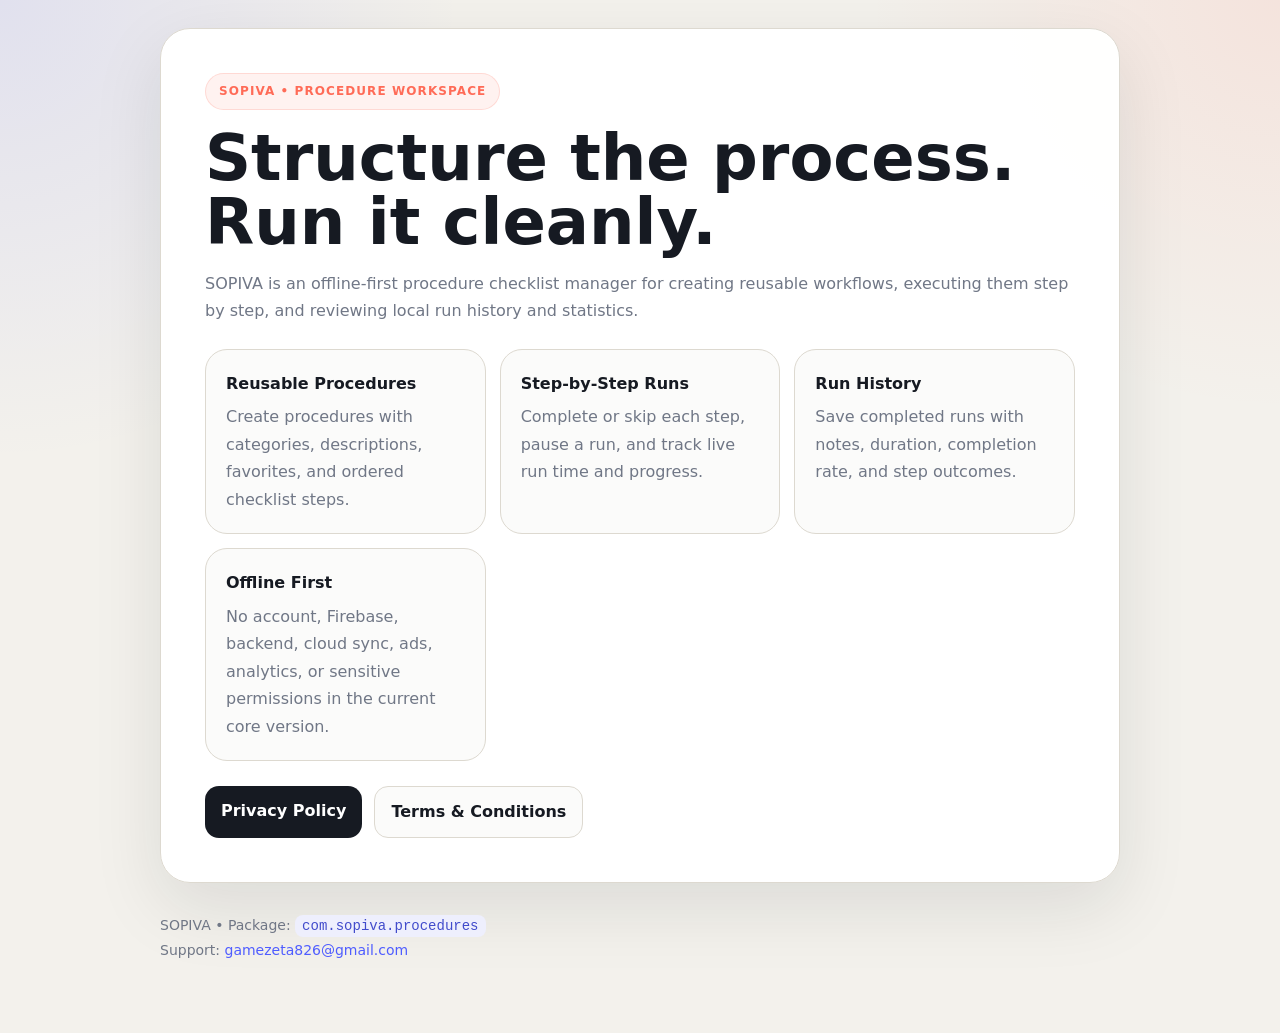
<file: docs/index.html>
<!doctype html>
<html lang="en">
<head>
  <meta charset="utf-8">
  <meta name="viewport" content="width=device-width,initial-scale=1">
  <title>SOPIVA — Procedure Checklist Manager</title>
  <meta name="description" content="SOPIVA helps users create repeatable procedures, run step-by-step checklists, and review execution history offline.">
  <link rel="stylesheet" href="style.css">
</head>
<body>
<main class="wrap">
  <section class="hero">
    <span class="badge">SOPIVA • PROCEDURE WORKSPACE</span>
    <h1>Structure the process.<br>Run it cleanly.</h1>
    <p class="muted">SOPIVA is an offline-first procedure checklist manager for creating reusable workflows, executing them step by step, and reviewing local run history and statistics.</p>

    <div class="grid">
      <div class="card"><strong>Reusable Procedures</strong><span class="muted">Create procedures with categories, descriptions, favorites, and ordered checklist steps.</span></div>
      <div class="card"><strong>Step-by-Step Runs</strong><span class="muted">Complete or skip each step, pause a run, and track live run time and progress.</span></div>
      <div class="card"><strong>Run History</strong><span class="muted">Save completed runs with notes, duration, completion rate, and step outcomes.</span></div>
      <div class="card"><strong>Offline First</strong><span class="muted">No account, Firebase, backend, cloud sync, ads, analytics, or sensitive permissions in the current core version.</span></div>
    </div>

    <div class="nav">
      <a class="btn" href="privacy.html">Privacy Policy</a>
      <a class="btn alt" href="terms.html">Terms &amp; Conditions</a>
    </div>
  </section>

  <footer>
    SOPIVA • Package: <code>com.sopiva.procedures</code><br>
    Support: <a href="mailto:gamezeta826@gmail.com">gamezeta826@gmail.com</a>
  </footer>
</main>
</body>
</html>
</file>
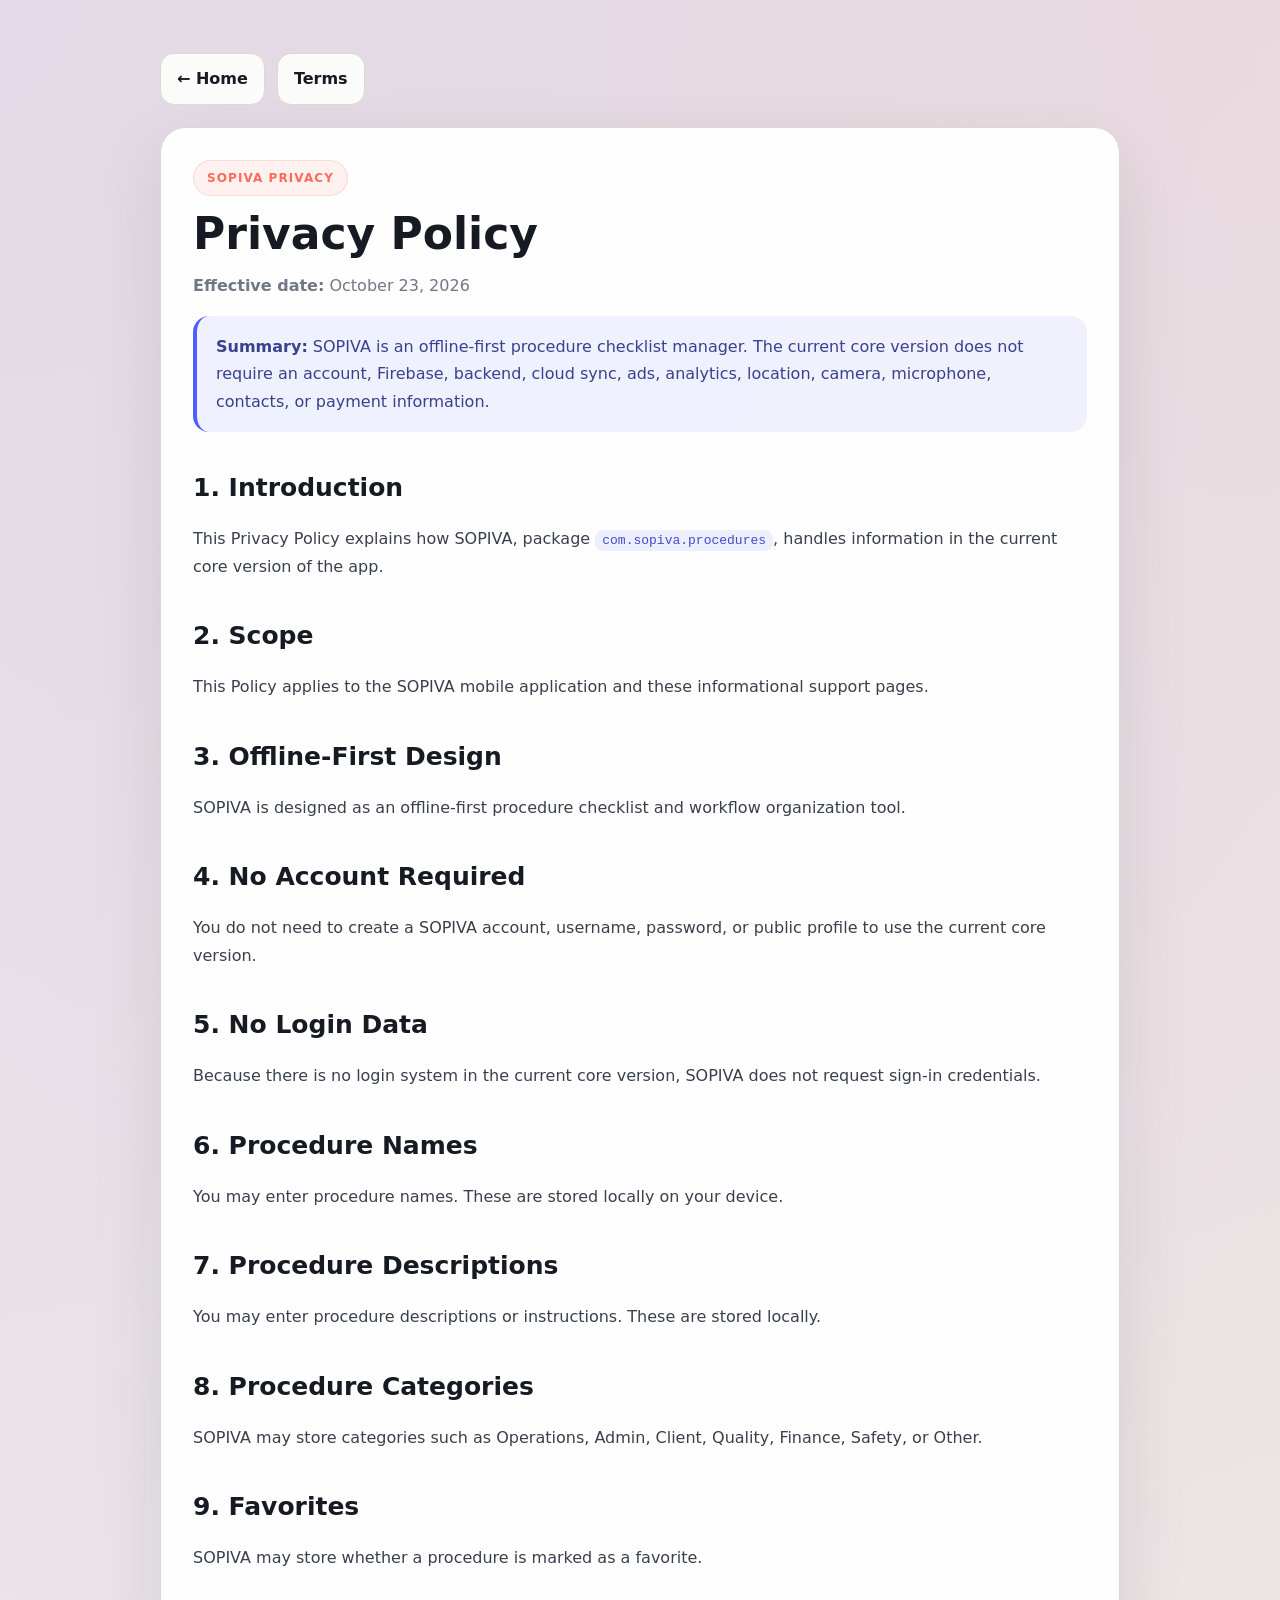
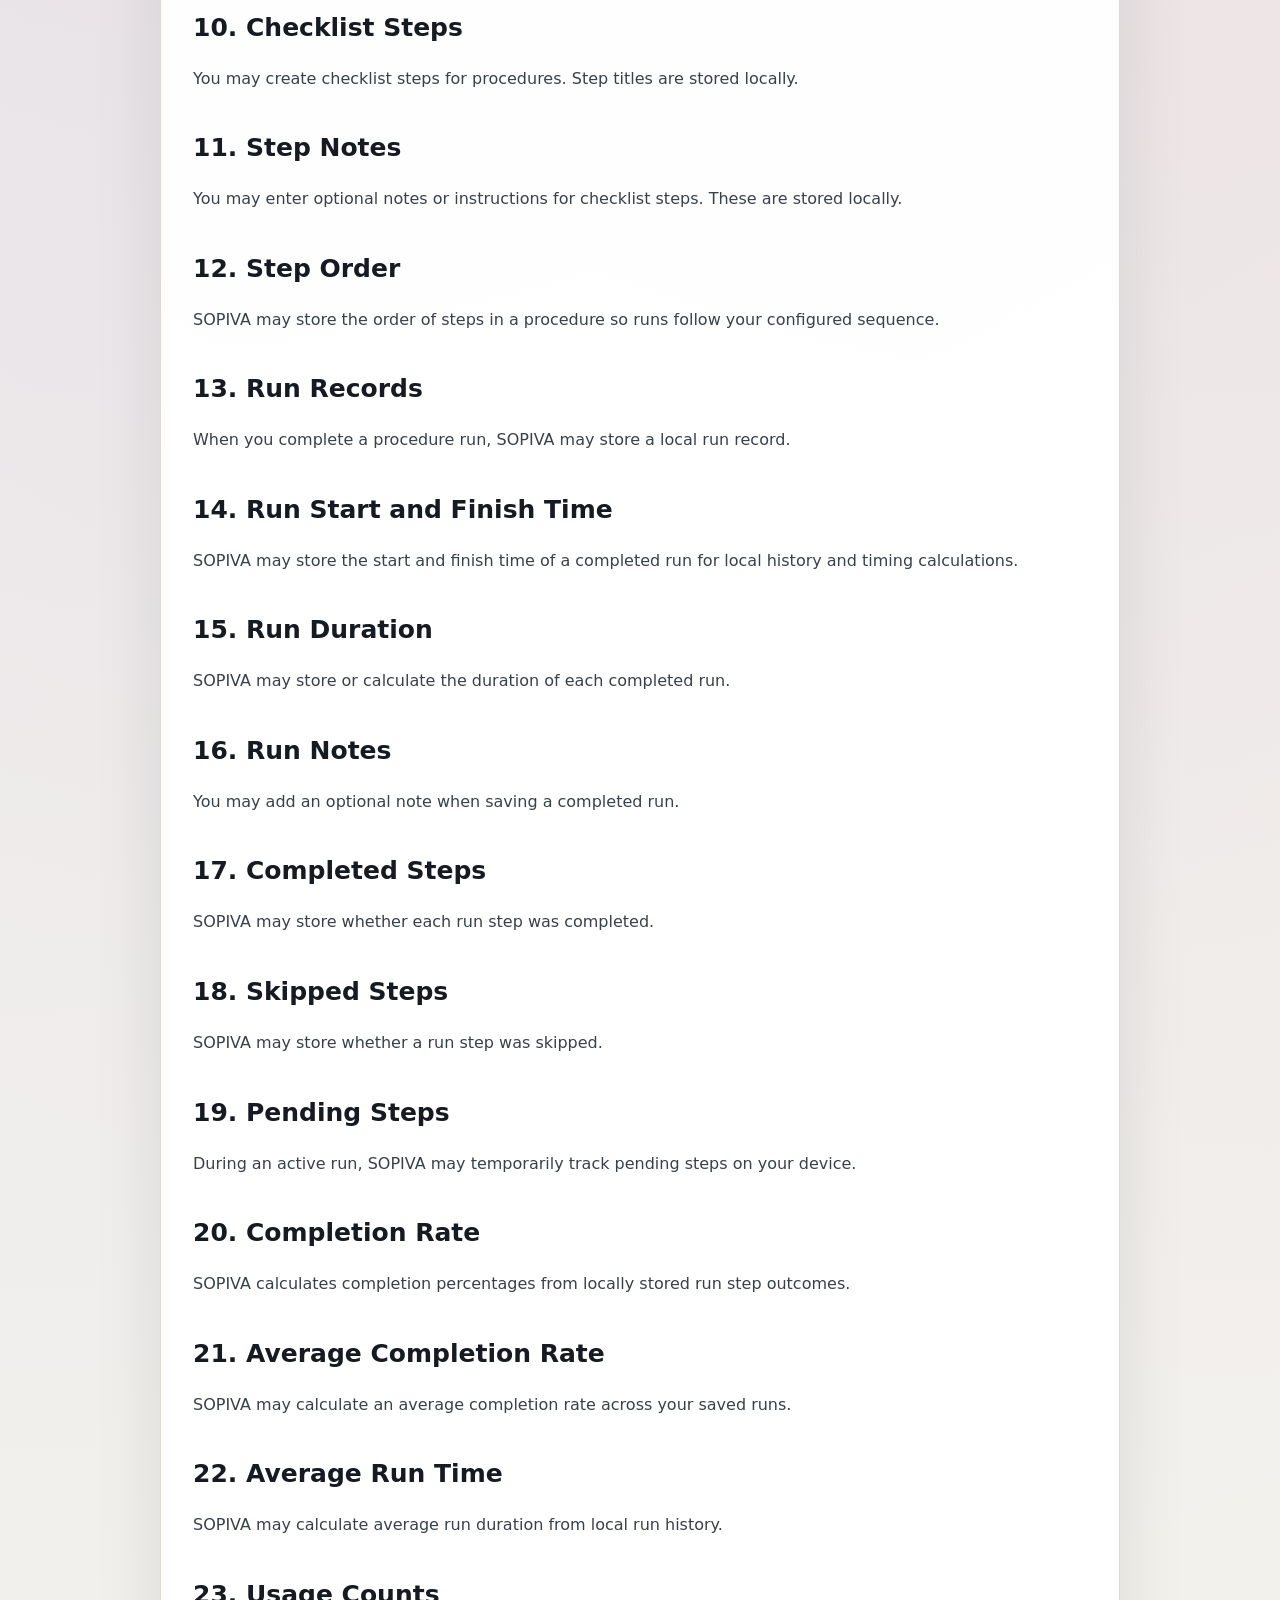
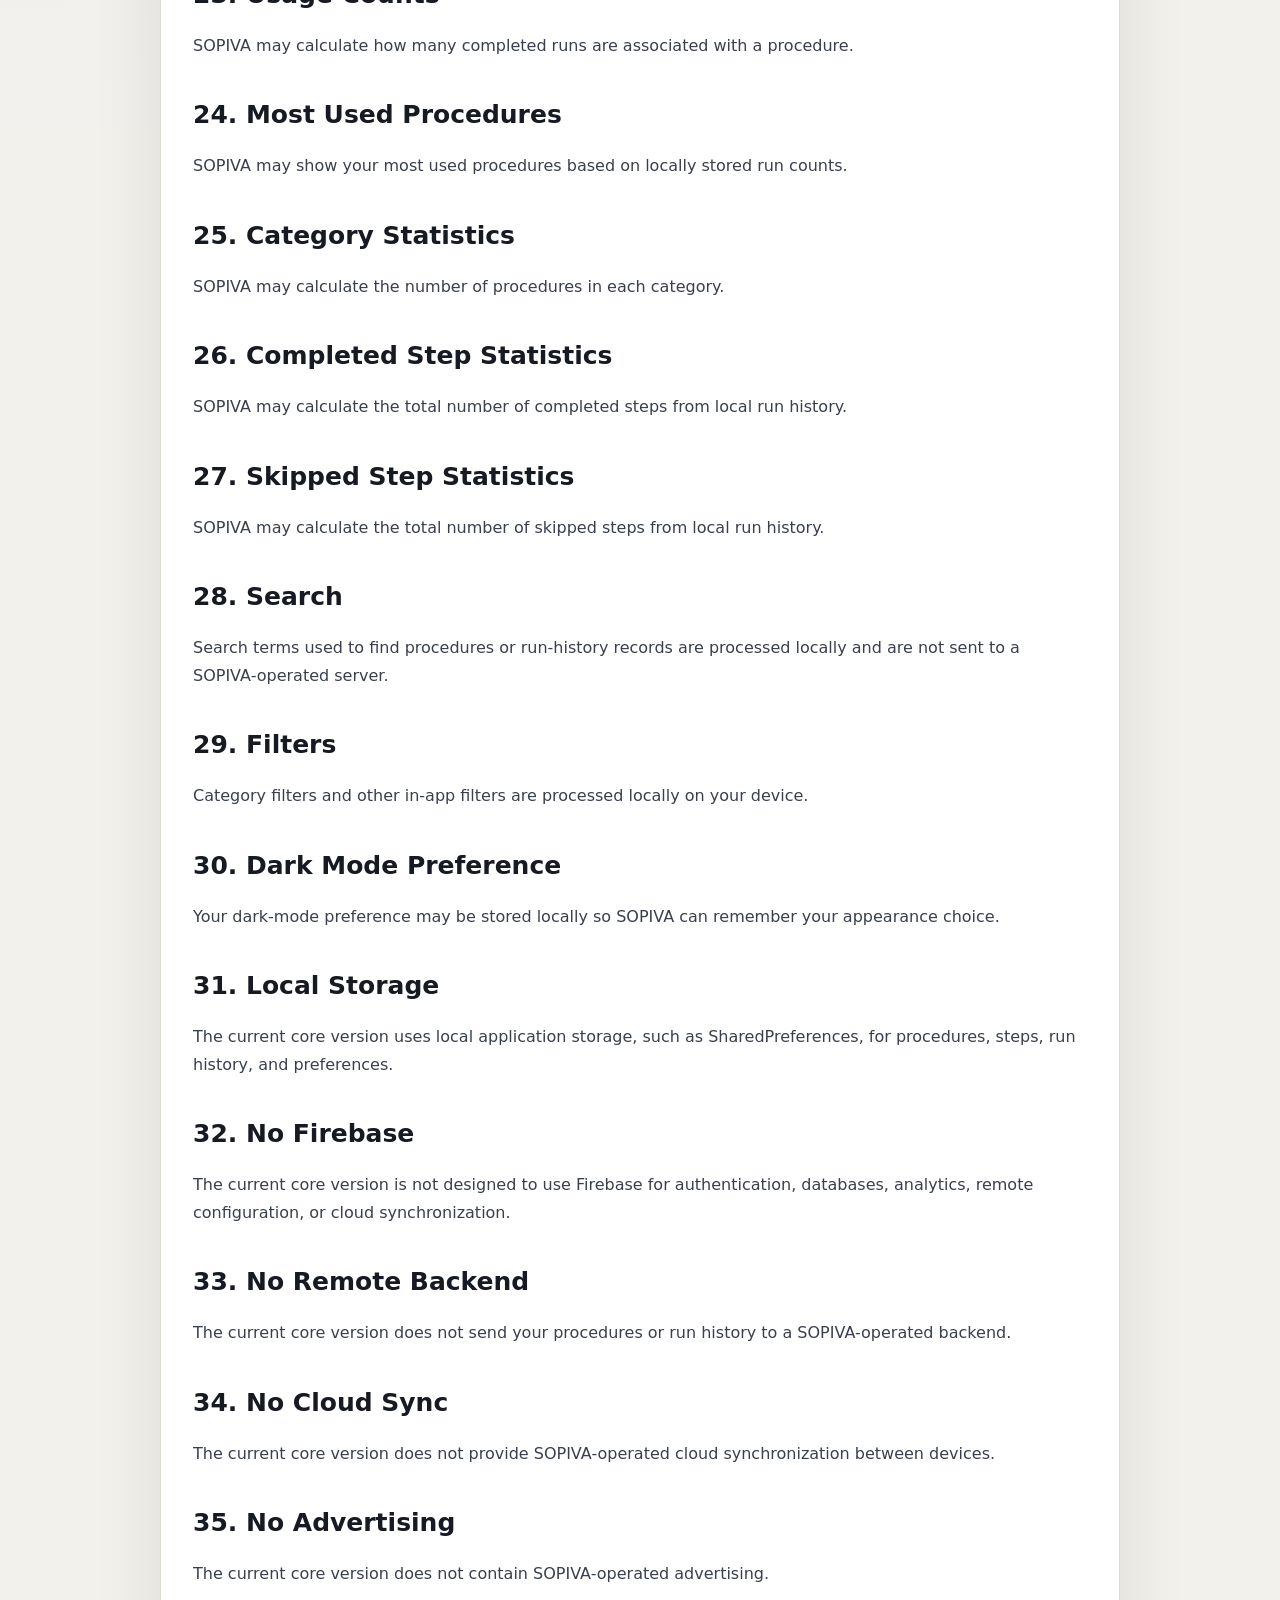
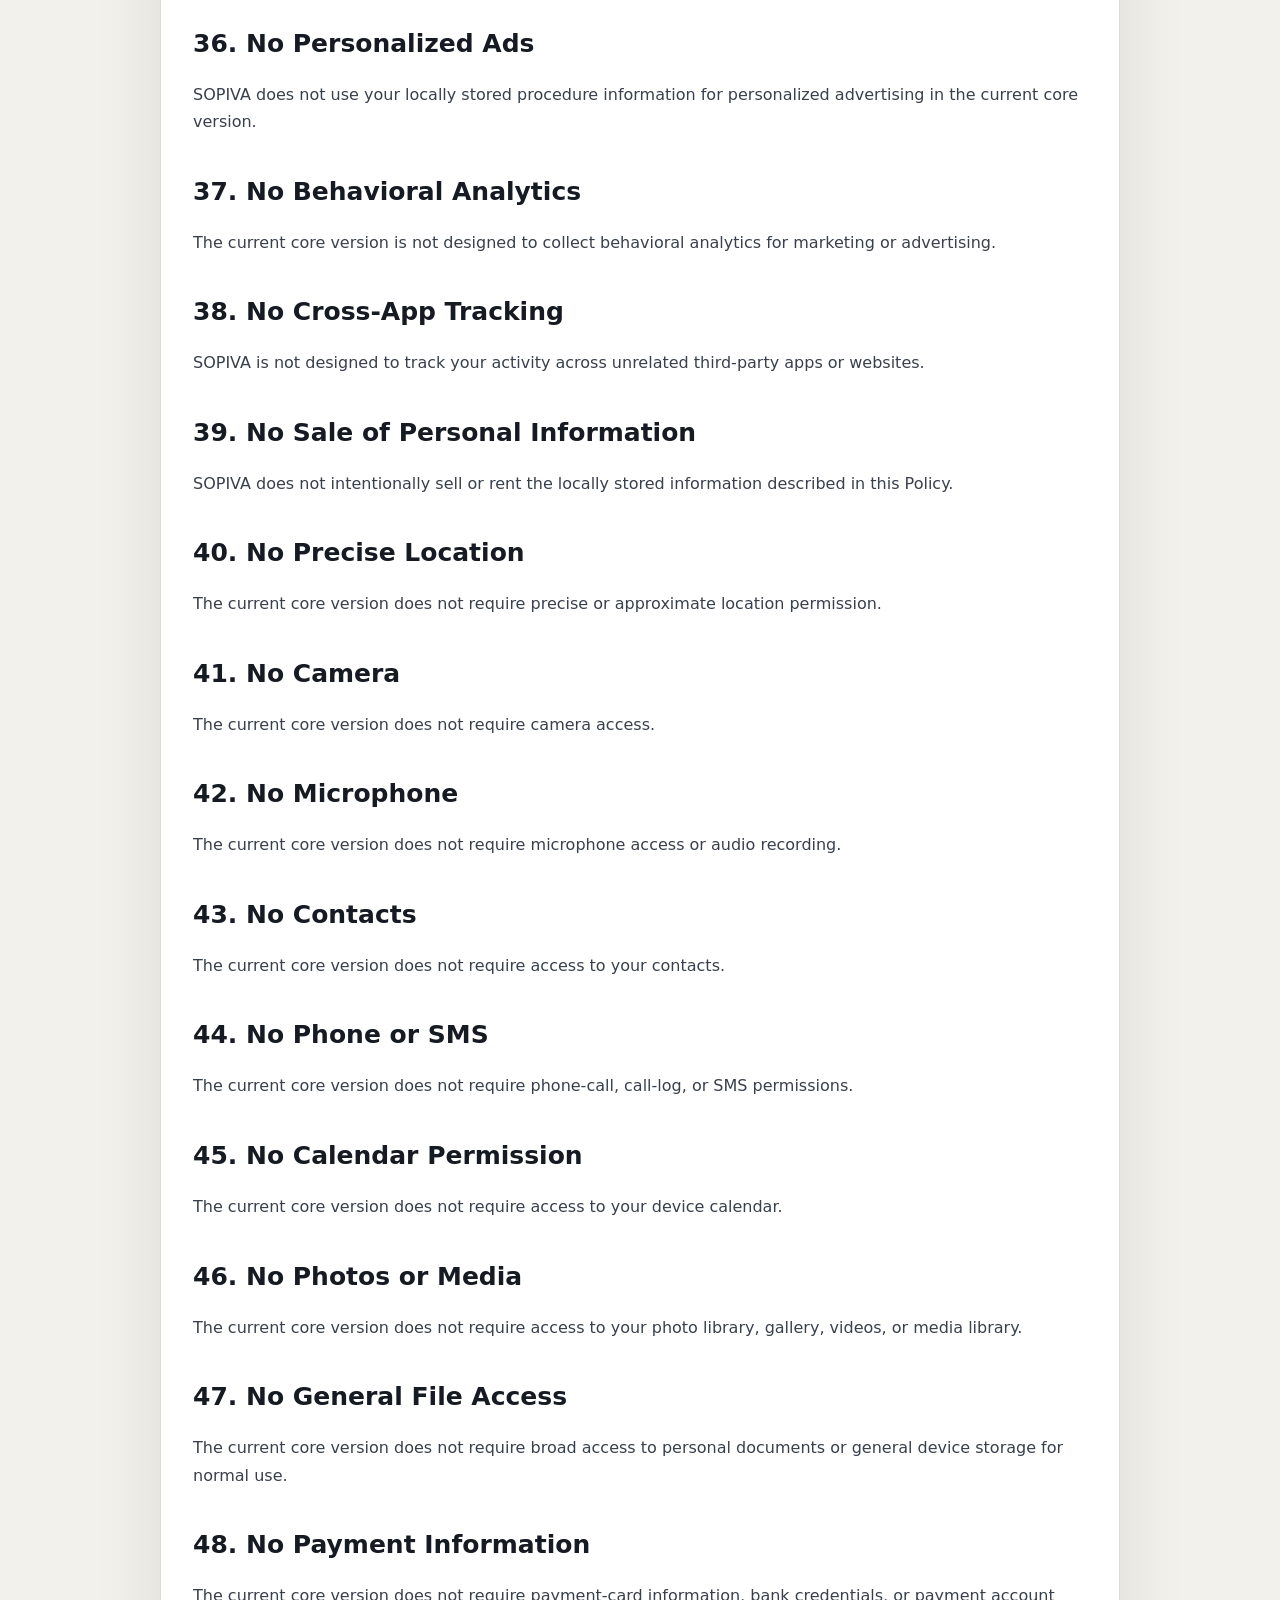
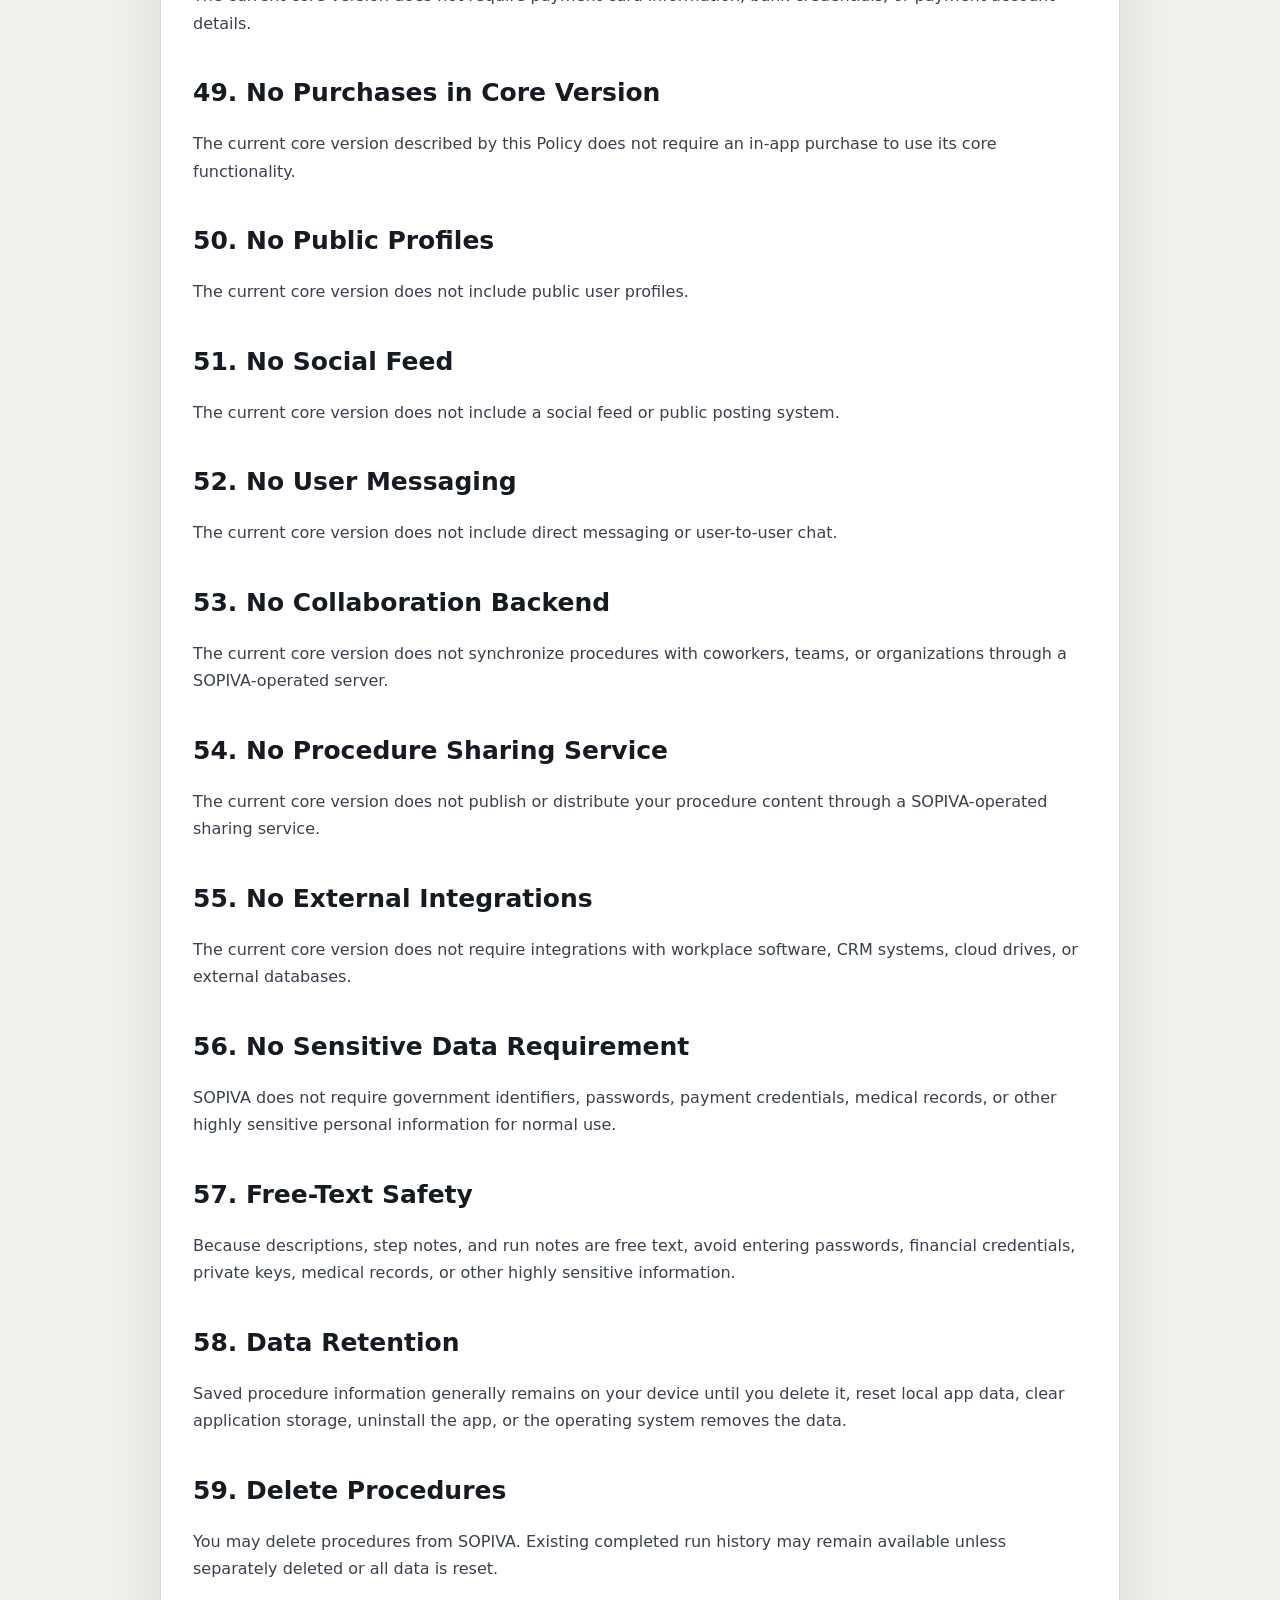
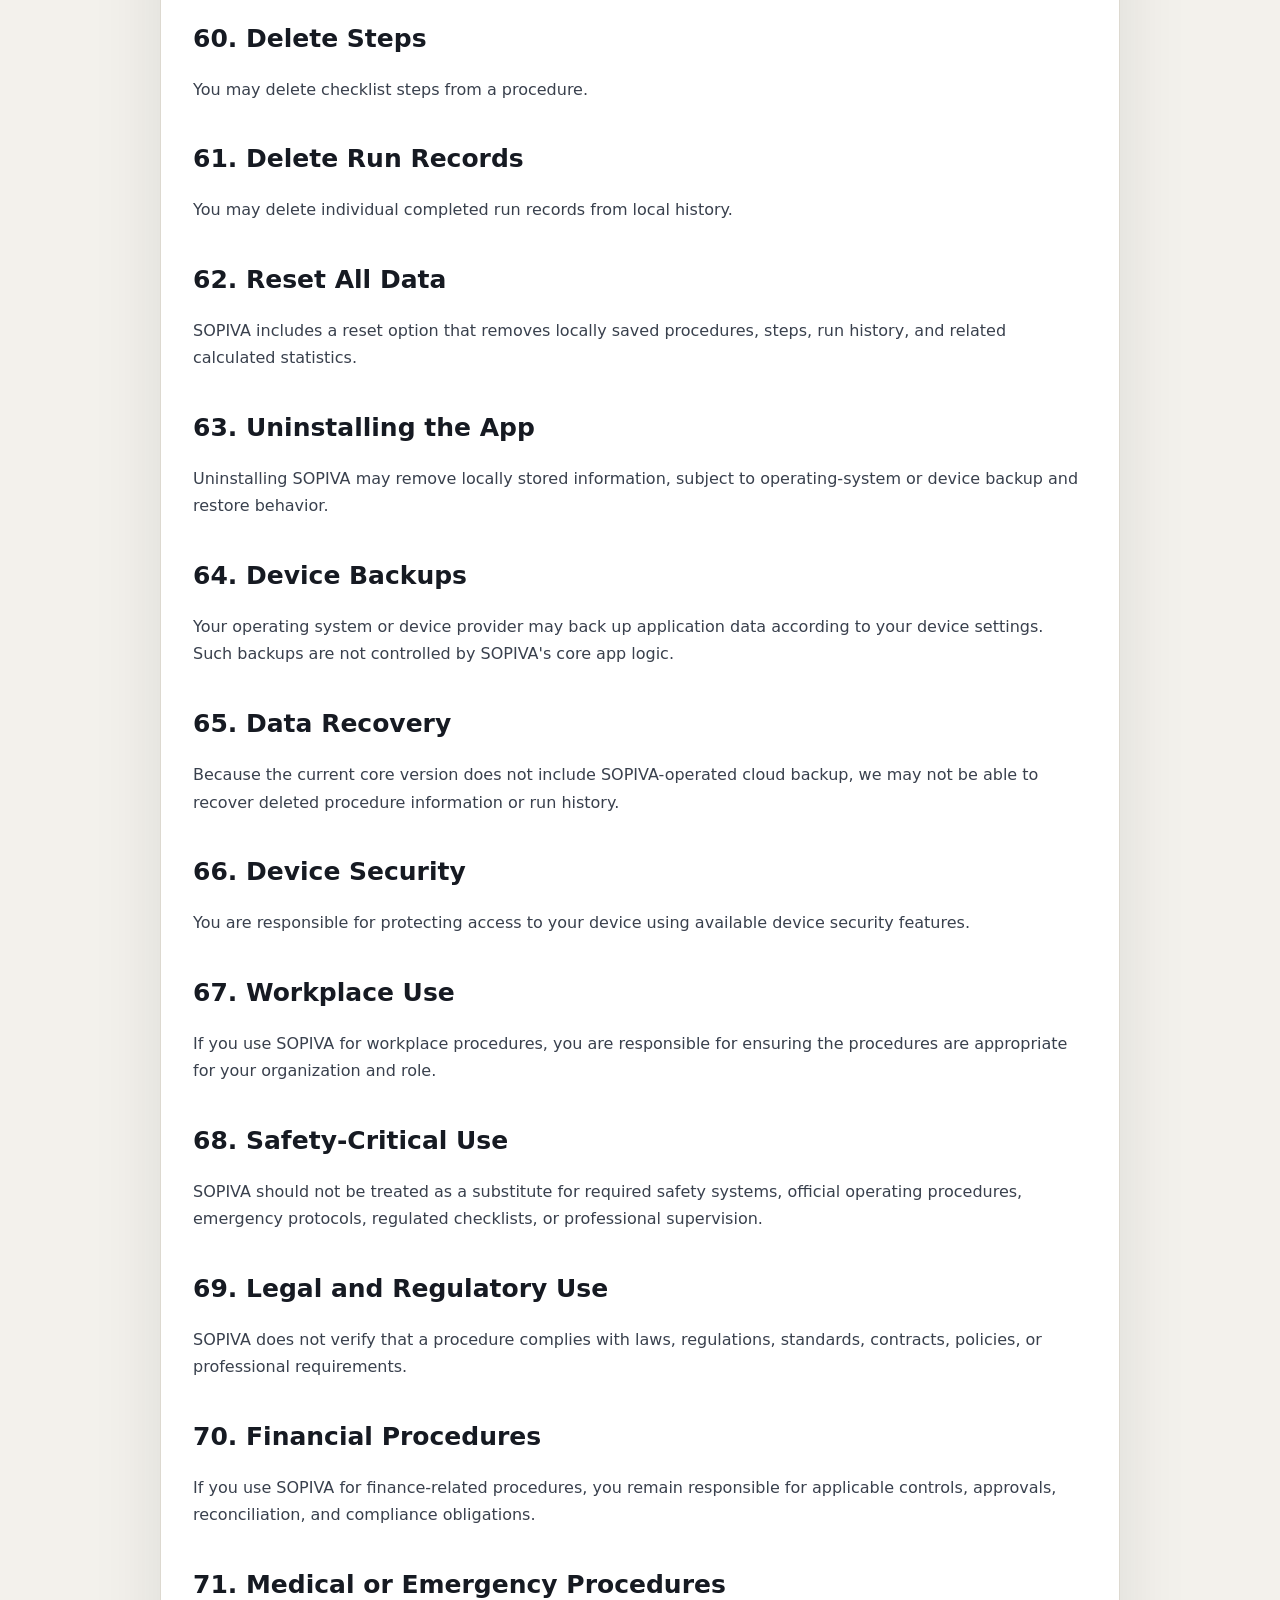
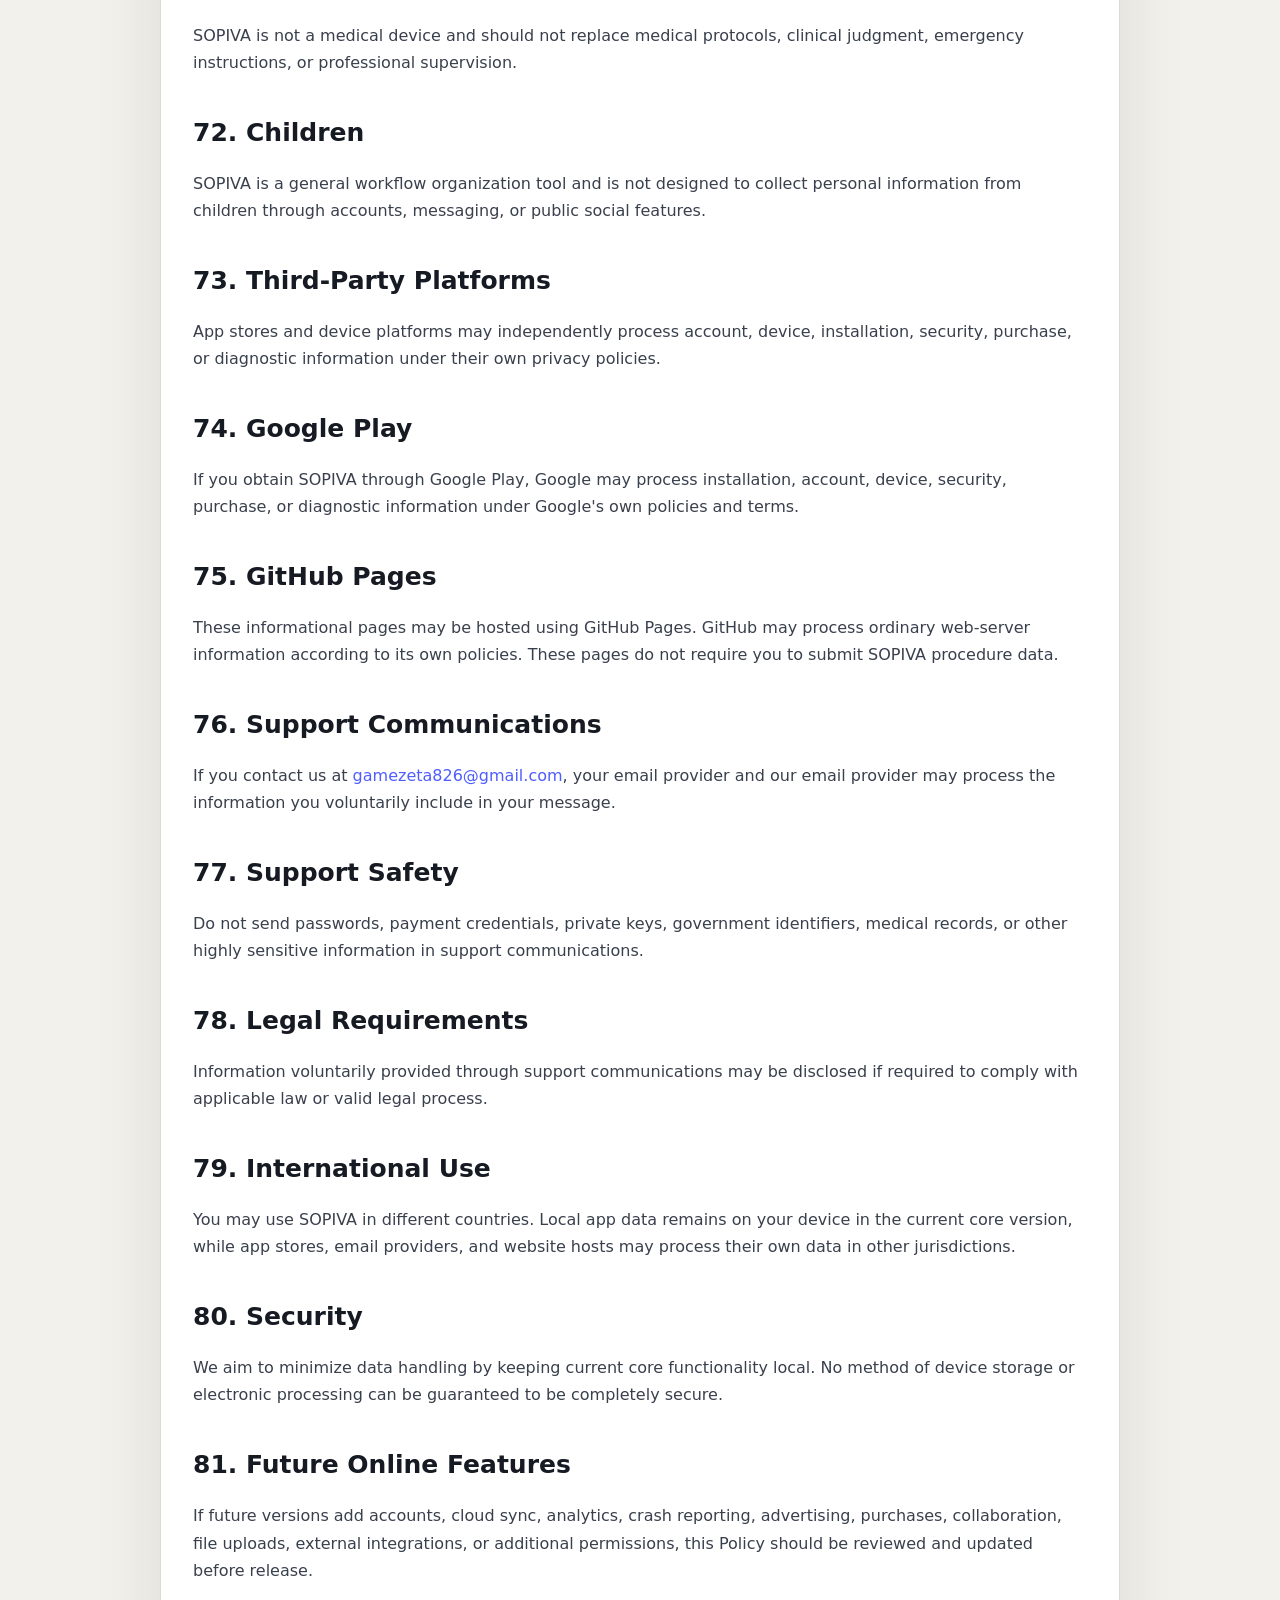
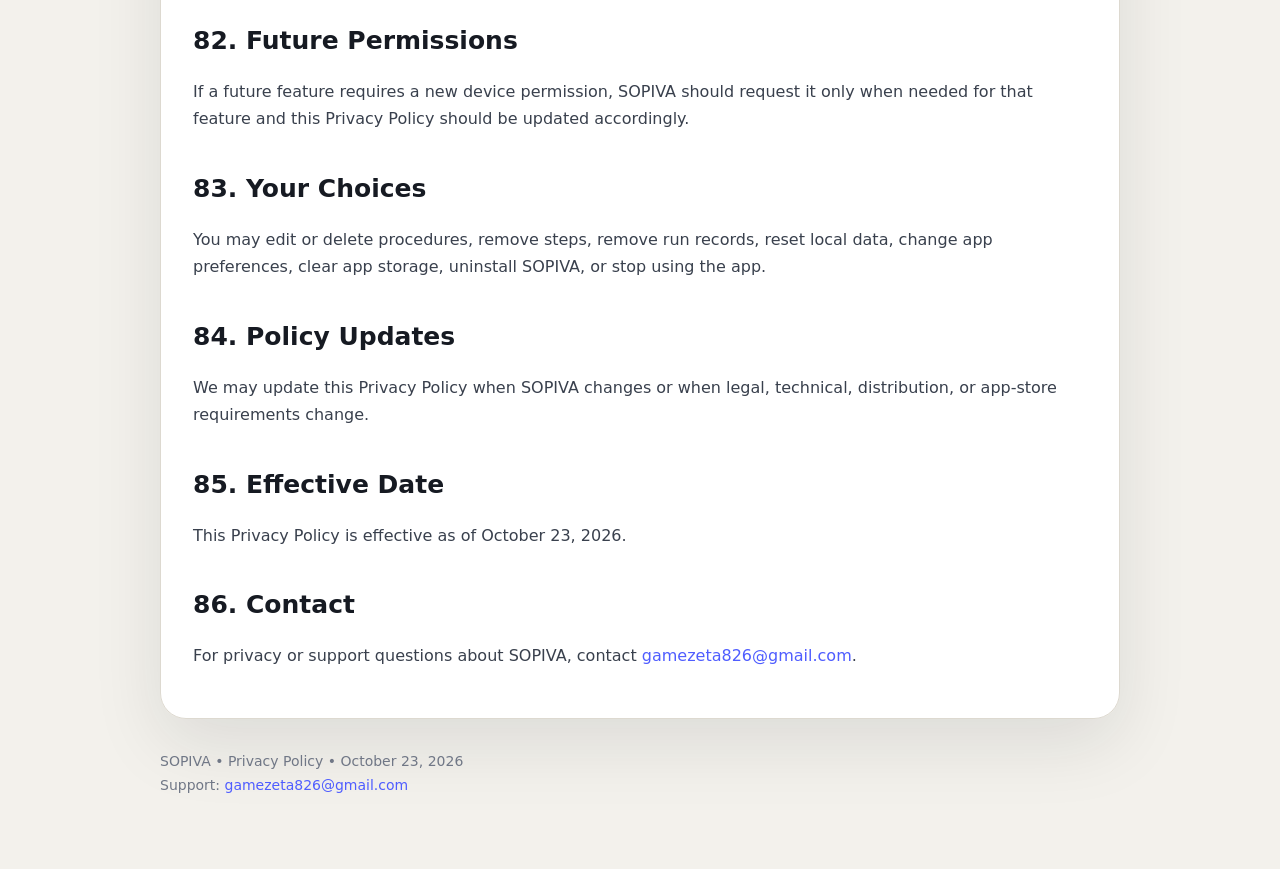
<file: docs/privacy.html>
<!doctype html>
<html lang="en">
<head>
  <meta charset="utf-8">
  <meta name="viewport" content="width=device-width,initial-scale=1">
  <title>Privacy Policy — SOPIVA</title>
  <meta name="description" content="Privacy Policy for SOPIVA, an offline procedure checklist manager.">
  <link rel="stylesheet" href="style.css">
</head>
<body>
<main class="wrap">
  <div class="nav">
    <a class="btn alt" href="index.html">← Home</a>
    <a class="btn alt" href="terms.html">Terms</a>
  </div>

  <article class="article">
    <span class="badge">SOPIVA PRIVACY</span>
    <h1 style="font-size:44px">Privacy Policy</h1>
    <p class="muted"><strong>Effective date:</strong> October 23, 2026</p>

    <div class="notice">
      <strong>Summary:</strong> SOPIVA is an offline-first procedure checklist manager. The current core version does not require an account, Firebase, backend, cloud sync, ads, analytics, location, camera, microphone, contacts, or payment information.
    </div>

    <h2>1. Introduction</h2>
<p>This Privacy Policy explains how SOPIVA, package <code>com.sopiva.procedures</code>, handles information in the current core version of the app.</p>
<h2>2. Scope</h2>
<p>This Policy applies to the SOPIVA mobile application and these informational support pages.</p>
<h2>3. Offline-First Design</h2>
<p>SOPIVA is designed as an offline-first procedure checklist and workflow organization tool.</p>
<h2>4. No Account Required</h2>
<p>You do not need to create a SOPIVA account, username, password, or public profile to use the current core version.</p>
<h2>5. No Login Data</h2>
<p>Because there is no login system in the current core version, SOPIVA does not request sign-in credentials.</p>
<h2>6. Procedure Names</h2>
<p>You may enter procedure names. These are stored locally on your device.</p>
<h2>7. Procedure Descriptions</h2>
<p>You may enter procedure descriptions or instructions. These are stored locally.</p>
<h2>8. Procedure Categories</h2>
<p>SOPIVA may store categories such as Operations, Admin, Client, Quality, Finance, Safety, or Other.</p>
<h2>9. Favorites</h2>
<p>SOPIVA may store whether a procedure is marked as a favorite.</p>
<h2>10. Checklist Steps</h2>
<p>You may create checklist steps for procedures. Step titles are stored locally.</p>
<h2>11. Step Notes</h2>
<p>You may enter optional notes or instructions for checklist steps. These are stored locally.</p>
<h2>12. Step Order</h2>
<p>SOPIVA may store the order of steps in a procedure so runs follow your configured sequence.</p>
<h2>13. Run Records</h2>
<p>When you complete a procedure run, SOPIVA may store a local run record.</p>
<h2>14. Run Start and Finish Time</h2>
<p>SOPIVA may store the start and finish time of a completed run for local history and timing calculations.</p>
<h2>15. Run Duration</h2>
<p>SOPIVA may store or calculate the duration of each completed run.</p>
<h2>16. Run Notes</h2>
<p>You may add an optional note when saving a completed run.</p>
<h2>17. Completed Steps</h2>
<p>SOPIVA may store whether each run step was completed.</p>
<h2>18. Skipped Steps</h2>
<p>SOPIVA may store whether a run step was skipped.</p>
<h2>19. Pending Steps</h2>
<p>During an active run, SOPIVA may temporarily track pending steps on your device.</p>
<h2>20. Completion Rate</h2>
<p>SOPIVA calculates completion percentages from locally stored run step outcomes.</p>
<h2>21. Average Completion Rate</h2>
<p>SOPIVA may calculate an average completion rate across your saved runs.</p>
<h2>22. Average Run Time</h2>
<p>SOPIVA may calculate average run duration from local run history.</p>
<h2>23. Usage Counts</h2>
<p>SOPIVA may calculate how many completed runs are associated with a procedure.</p>
<h2>24. Most Used Procedures</h2>
<p>SOPIVA may show your most used procedures based on locally stored run counts.</p>
<h2>25. Category Statistics</h2>
<p>SOPIVA may calculate the number of procedures in each category.</p>
<h2>26. Completed Step Statistics</h2>
<p>SOPIVA may calculate the total number of completed steps from local run history.</p>
<h2>27. Skipped Step Statistics</h2>
<p>SOPIVA may calculate the total number of skipped steps from local run history.</p>
<h2>28. Search</h2>
<p>Search terms used to find procedures or run-history records are processed locally and are not sent to a SOPIVA-operated server.</p>
<h2>29. Filters</h2>
<p>Category filters and other in-app filters are processed locally on your device.</p>
<h2>30. Dark Mode Preference</h2>
<p>Your dark-mode preference may be stored locally so SOPIVA can remember your appearance choice.</p>
<h2>31. Local Storage</h2>
<p>The current core version uses local application storage, such as SharedPreferences, for procedures, steps, run history, and preferences.</p>
<h2>32. No Firebase</h2>
<p>The current core version is not designed to use Firebase for authentication, databases, analytics, remote configuration, or cloud synchronization.</p>
<h2>33. No Remote Backend</h2>
<p>The current core version does not send your procedures or run history to a SOPIVA-operated backend.</p>
<h2>34. No Cloud Sync</h2>
<p>The current core version does not provide SOPIVA-operated cloud synchronization between devices.</p>
<h2>35. No Advertising</h2>
<p>The current core version does not contain SOPIVA-operated advertising.</p>
<h2>36. No Personalized Ads</h2>
<p>SOPIVA does not use your locally stored procedure information for personalized advertising in the current core version.</p>
<h2>37. No Behavioral Analytics</h2>
<p>The current core version is not designed to collect behavioral analytics for marketing or advertising.</p>
<h2>38. No Cross-App Tracking</h2>
<p>SOPIVA is not designed to track your activity across unrelated third-party apps or websites.</p>
<h2>39. No Sale of Personal Information</h2>
<p>SOPIVA does not intentionally sell or rent the locally stored information described in this Policy.</p>
<h2>40. No Precise Location</h2>
<p>The current core version does not require precise or approximate location permission.</p>
<h2>41. No Camera</h2>
<p>The current core version does not require camera access.</p>
<h2>42. No Microphone</h2>
<p>The current core version does not require microphone access or audio recording.</p>
<h2>43. No Contacts</h2>
<p>The current core version does not require access to your contacts.</p>
<h2>44. No Phone or SMS</h2>
<p>The current core version does not require phone-call, call-log, or SMS permissions.</p>
<h2>45. No Calendar Permission</h2>
<p>The current core version does not require access to your device calendar.</p>
<h2>46. No Photos or Media</h2>
<p>The current core version does not require access to your photo library, gallery, videos, or media library.</p>
<h2>47. No General File Access</h2>
<p>The current core version does not require broad access to personal documents or general device storage for normal use.</p>
<h2>48. No Payment Information</h2>
<p>The current core version does not require payment-card information, bank credentials, or payment account details.</p>
<h2>49. No Purchases in Core Version</h2>
<p>The current core version described by this Policy does not require an in-app purchase to use its core functionality.</p>
<h2>50. No Public Profiles</h2>
<p>The current core version does not include public user profiles.</p>
<h2>51. No Social Feed</h2>
<p>The current core version does not include a social feed or public posting system.</p>
<h2>52. No User Messaging</h2>
<p>The current core version does not include direct messaging or user-to-user chat.</p>
<h2>53. No Collaboration Backend</h2>
<p>The current core version does not synchronize procedures with coworkers, teams, or organizations through a SOPIVA-operated server.</p>
<h2>54. No Procedure Sharing Service</h2>
<p>The current core version does not publish or distribute your procedure content through a SOPIVA-operated sharing service.</p>
<h2>55. No External Integrations</h2>
<p>The current core version does not require integrations with workplace software, CRM systems, cloud drives, or external databases.</p>
<h2>56. No Sensitive Data Requirement</h2>
<p>SOPIVA does not require government identifiers, passwords, payment credentials, medical records, or other highly sensitive personal information for normal use.</p>
<h2>57. Free-Text Safety</h2>
<p>Because descriptions, step notes, and run notes are free text, avoid entering passwords, financial credentials, private keys, medical records, or other highly sensitive information.</p>
<h2>58. Data Retention</h2>
<p>Saved procedure information generally remains on your device until you delete it, reset local app data, clear application storage, uninstall the app, or the operating system removes the data.</p>
<h2>59. Delete Procedures</h2>
<p>You may delete procedures from SOPIVA. Existing completed run history may remain available unless separately deleted or all data is reset.</p>
<h2>60. Delete Steps</h2>
<p>You may delete checklist steps from a procedure.</p>
<h2>61. Delete Run Records</h2>
<p>You may delete individual completed run records from local history.</p>
<h2>62. Reset All Data</h2>
<p>SOPIVA includes a reset option that removes locally saved procedures, steps, run history, and related calculated statistics.</p>
<h2>63. Uninstalling the App</h2>
<p>Uninstalling SOPIVA may remove locally stored information, subject to operating-system or device backup and restore behavior.</p>
<h2>64. Device Backups</h2>
<p>Your operating system or device provider may back up application data according to your device settings. Such backups are not controlled by SOPIVA's core app logic.</p>
<h2>65. Data Recovery</h2>
<p>Because the current core version does not include SOPIVA-operated cloud backup, we may not be able to recover deleted procedure information or run history.</p>
<h2>66. Device Security</h2>
<p>You are responsible for protecting access to your device using available device security features.</p>
<h2>67. Workplace Use</h2>
<p>If you use SOPIVA for workplace procedures, you are responsible for ensuring the procedures are appropriate for your organization and role.</p>
<h2>68. Safety-Critical Use</h2>
<p>SOPIVA should not be treated as a substitute for required safety systems, official operating procedures, emergency protocols, regulated checklists, or professional supervision.</p>
<h2>69. Legal and Regulatory Use</h2>
<p>SOPIVA does not verify that a procedure complies with laws, regulations, standards, contracts, policies, or professional requirements.</p>
<h2>70. Financial Procedures</h2>
<p>If you use SOPIVA for finance-related procedures, you remain responsible for applicable controls, approvals, reconciliation, and compliance obligations.</p>
<h2>71. Medical or Emergency Procedures</h2>
<p>SOPIVA is not a medical device and should not replace medical protocols, clinical judgment, emergency instructions, or professional supervision.</p>
<h2>72. Children</h2>
<p>SOPIVA is a general workflow organization tool and is not designed to collect personal information from children through accounts, messaging, or public social features.</p>
<h2>73. Third-Party Platforms</h2>
<p>App stores and device platforms may independently process account, device, installation, security, purchase, or diagnostic information under their own privacy policies.</p>
<h2>74. Google Play</h2>
<p>If you obtain SOPIVA through Google Play, Google may process installation, account, device, security, purchase, or diagnostic information under Google's own policies and terms.</p>
<h2>75. GitHub Pages</h2>
<p>These informational pages may be hosted using GitHub Pages. GitHub may process ordinary web-server information according to its own policies. These pages do not require you to submit SOPIVA procedure data.</p>
<h2>76. Support Communications</h2>
<p>If you contact us at <a href='mailto:gamezeta826@gmail.com'>gamezeta826@gmail.com</a>, your email provider and our email provider may process the information you voluntarily include in your message.</p>
<h2>77. Support Safety</h2>
<p>Do not send passwords, payment credentials, private keys, government identifiers, medical records, or other highly sensitive information in support communications.</p>
<h2>78. Legal Requirements</h2>
<p>Information voluntarily provided through support communications may be disclosed if required to comply with applicable law or valid legal process.</p>
<h2>79. International Use</h2>
<p>You may use SOPIVA in different countries. Local app data remains on your device in the current core version, while app stores, email providers, and website hosts may process their own data in other jurisdictions.</p>
<h2>80. Security</h2>
<p>We aim to minimize data handling by keeping current core functionality local. No method of device storage or electronic processing can be guaranteed to be completely secure.</p>
<h2>81. Future Online Features</h2>
<p>If future versions add accounts, cloud sync, analytics, crash reporting, advertising, purchases, collaboration, file uploads, external integrations, or additional permissions, this Policy should be reviewed and updated before release.</p>
<h2>82. Future Permissions</h2>
<p>If a future feature requires a new device permission, SOPIVA should request it only when needed for that feature and this Privacy Policy should be updated accordingly.</p>
<h2>83. Your Choices</h2>
<p>You may edit or delete procedures, remove steps, remove run records, reset local data, change app preferences, clear app storage, uninstall SOPIVA, or stop using the app.</p>
<h2>84. Policy Updates</h2>
<p>We may update this Privacy Policy when SOPIVA changes or when legal, technical, distribution, or app-store requirements change.</p>
<h2>85. Effective Date</h2>
<p>This Privacy Policy is effective as of October 23, 2026.</p>
<h2>86. Contact</h2>
<p>For privacy or support questions about SOPIVA, contact <a href='mailto:gamezeta826@gmail.com'>gamezeta826@gmail.com</a>.</p>
  </article>

  <footer>
    SOPIVA • Privacy Policy • October 23, 2026<br>
    Support: <a href="mailto:gamezeta826@gmail.com">gamezeta826@gmail.com</a>
  </footer>
</main>
</body>
</html>
</file>
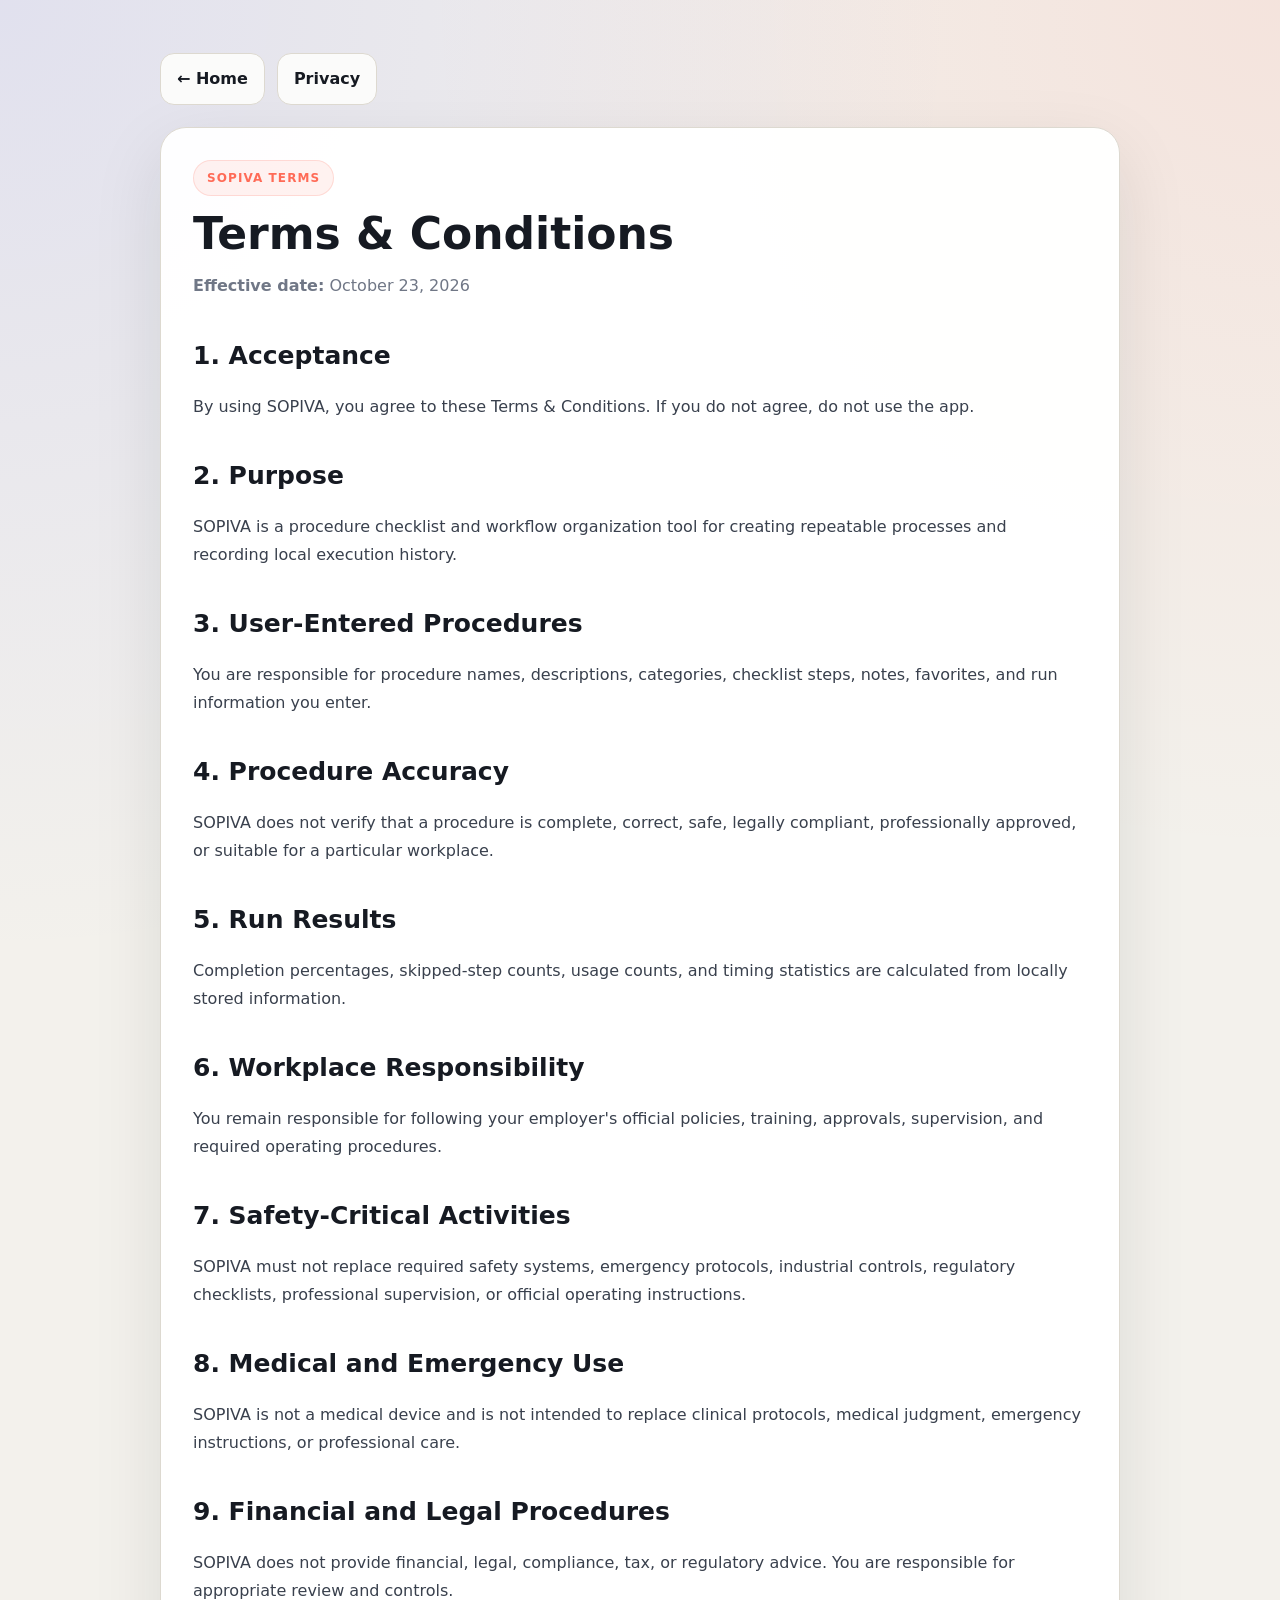
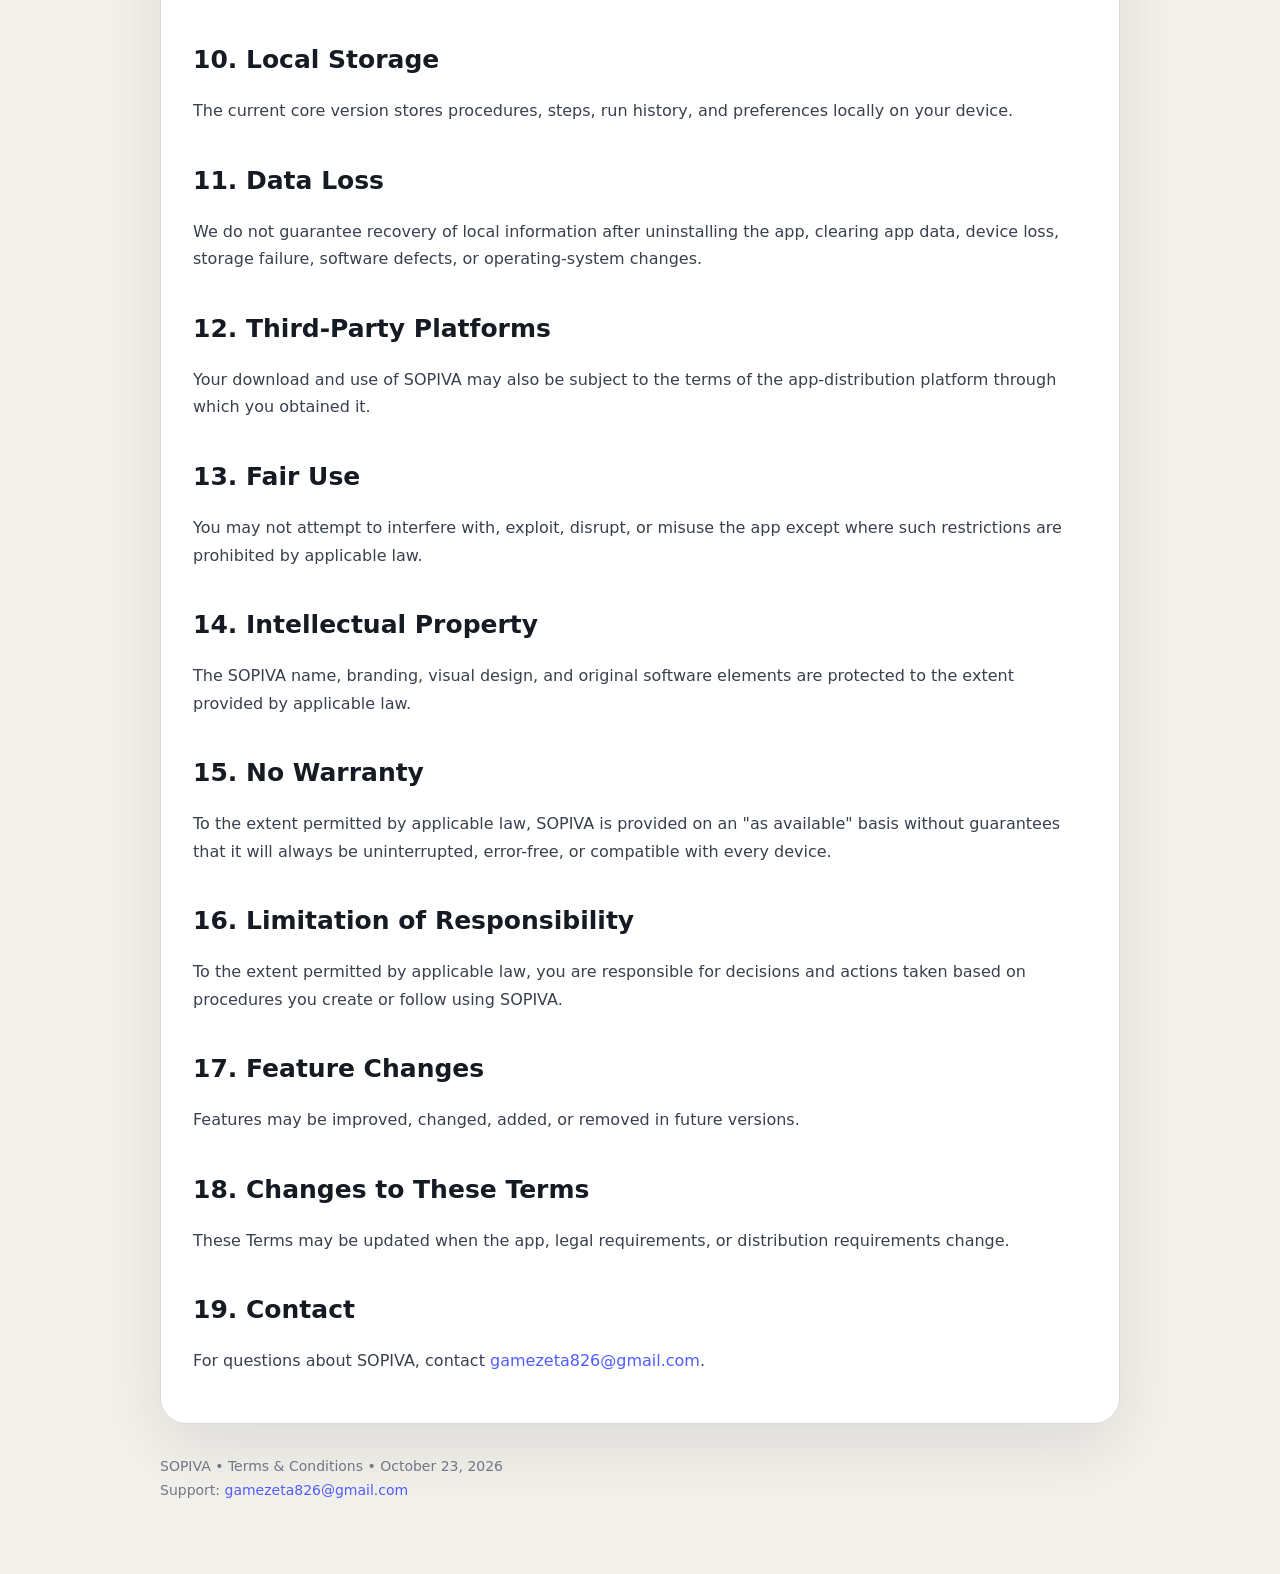
<file: docs/terms.html>
<!doctype html>
<html lang="en">
<head>
  <meta charset="utf-8">
  <meta name="viewport" content="width=device-width,initial-scale=1">
  <title>Terms &amp; Conditions — SOPIVA</title>
  <meta name="description" content="Terms and Conditions for SOPIVA.">
  <link rel="stylesheet" href="style.css">
</head>
<body>
<main class="wrap">
  <div class="nav">
    <a class="btn alt" href="index.html">← Home</a>
    <a class="btn alt" href="privacy.html">Privacy</a>
  </div>

  <article class="article">
    <span class="badge">SOPIVA TERMS</span>
    <h1 style="font-size:44px">Terms &amp; Conditions</h1>
    <p class="muted"><strong>Effective date:</strong> October 23, 2026</p>

    <h2>1. Acceptance</h2>
    <p>By using SOPIVA, you agree to these Terms &amp; Conditions. If you do not agree, do not use the app.</p>

    <h2>2. Purpose</h2>
    <p>SOPIVA is a procedure checklist and workflow organization tool for creating repeatable processes and recording local execution history.</p>

    <h2>3. User-Entered Procedures</h2>
    <p>You are responsible for procedure names, descriptions, categories, checklist steps, notes, favorites, and run information you enter.</p>

    <h2>4. Procedure Accuracy</h2>
    <p>SOPIVA does not verify that a procedure is complete, correct, safe, legally compliant, professionally approved, or suitable for a particular workplace.</p>

    <h2>5. Run Results</h2>
    <p>Completion percentages, skipped-step counts, usage counts, and timing statistics are calculated from locally stored information.</p>

    <h2>6. Workplace Responsibility</h2>
    <p>You remain responsible for following your employer's official policies, training, approvals, supervision, and required operating procedures.</p>

    <h2>7. Safety-Critical Activities</h2>
    <p>SOPIVA must not replace required safety systems, emergency protocols, industrial controls, regulatory checklists, professional supervision, or official operating instructions.</p>

    <h2>8. Medical and Emergency Use</h2>
    <p>SOPIVA is not a medical device and is not intended to replace clinical protocols, medical judgment, emergency instructions, or professional care.</p>

    <h2>9. Financial and Legal Procedures</h2>
    <p>SOPIVA does not provide financial, legal, compliance, tax, or regulatory advice. You are responsible for appropriate review and controls.</p>

    <h2>10. Local Storage</h2>
    <p>The current core version stores procedures, steps, run history, and preferences locally on your device.</p>

    <h2>11. Data Loss</h2>
    <p>We do not guarantee recovery of local information after uninstalling the app, clearing app data, device loss, storage failure, software defects, or operating-system changes.</p>

    <h2>12. Third-Party Platforms</h2>
    <p>Your download and use of SOPIVA may also be subject to the terms of the app-distribution platform through which you obtained it.</p>

    <h2>13. Fair Use</h2>
    <p>You may not attempt to interfere with, exploit, disrupt, or misuse the app except where such restrictions are prohibited by applicable law.</p>

    <h2>14. Intellectual Property</h2>
    <p>The SOPIVA name, branding, visual design, and original software elements are protected to the extent provided by applicable law.</p>

    <h2>15. No Warranty</h2>
    <p>To the extent permitted by applicable law, SOPIVA is provided on an "as available" basis without guarantees that it will always be uninterrupted, error-free, or compatible with every device.</p>

    <h2>16. Limitation of Responsibility</h2>
    <p>To the extent permitted by applicable law, you are responsible for decisions and actions taken based on procedures you create or follow using SOPIVA.</p>

    <h2>17. Feature Changes</h2>
    <p>Features may be improved, changed, added, or removed in future versions.</p>

    <h2>18. Changes to These Terms</h2>
    <p>These Terms may be updated when the app, legal requirements, or distribution requirements change.</p>

    <h2>19. Contact</h2>
    <p>For questions about SOPIVA, contact <a href="mailto:gamezeta826@gmail.com">gamezeta826@gmail.com</a>.</p>
  </article>

  <footer>
    SOPIVA • Terms &amp; Conditions • October 23, 2026<br>
    Support: <a href="mailto:gamezeta826@gmail.com">gamezeta826@gmail.com</a>
  </footer>
</main>
</body>
</html>
</file>
<file: docs/style.css>
:root{
  --ink:#161A22;
  --paper:#F3F1EC;
  --surface:#FFFFFF;
  --indigo:#4F5DFF;
  --coral:#FF6B57;
  --mint:#3CBF9B;
  --gold:#E8B34F;
  --slate:#707786;
  --line:#DDD9D0;
}
*{box-sizing:border-box}
html{scroll-behavior:smooth}
body{
  margin:0;
  font-family:Inter,ui-sans-serif,system-ui,-apple-system,BlinkMacSystemFont,"Segoe UI",Roboto,Arial,sans-serif;
  color:var(--ink);
  background:
    radial-gradient(circle at 0% 0%,rgba(79,93,255,.11),transparent 28%),
    radial-gradient(circle at 100% 0%,rgba(255,107,87,.10),transparent 25%),
    var(--paper);
  line-height:1.72;
}
a{color:var(--indigo);text-decoration:none}
a:hover{text-decoration:underline}
.wrap{max-width:1000px;margin:auto;padding:28px 20px 72px}
.hero,.article{
  background:rgba(255,255,255,.98);
  border:1px solid var(--line);
  box-shadow:0 24px 70px rgba(22,26,34,.10);
}
.hero{padding:44px;border-radius:30px}
.article{margin-top:22px;padding:32px;border-radius:26px}
.badge{
  display:inline-flex;
  padding:7px 13px;
  border-radius:999px;
  background:rgba(255,107,87,.09);
  border:1px solid rgba(255,107,87,.18);
  color:var(--coral);
  font-size:12px;
  font-weight:900;
  letter-spacing:.09em;
}
h1{font-size:clamp(38px,7vw,64px);line-height:1;margin:16px 0 12px}
h2{font-size:25px;margin-top:34px;margin-bottom:8px}
p,li{color:#39404D}
.muted{color:var(--slate)}
.grid{display:grid;grid-template-columns:repeat(auto-fit,minmax(220px,1fr));gap:14px;margin-top:24px}
.card{
  padding:20px;
  border-radius:22px;
  background:#FBFBFA;
  border:1px solid var(--line);
}
.card strong{display:block;margin-bottom:6px;color:var(--ink)}
.nav{display:flex;gap:12px;flex-wrap:wrap;margin:25px 0 0}
.btn{
  display:inline-block;
  padding:11px 16px;
  border-radius:14px;
  background:var(--ink);
  color:white;
  font-weight:900;
}
.btn.alt{
  background:#FBFBFA;
  border:1px solid var(--line);
  color:var(--ink);
}
.notice{
  padding:17px 19px;
  border-radius:16px;
  background:rgba(79,93,255,.08);
  border-left:4px solid var(--indigo);
  color:#38418F;
}
code{
  background:#EEEFFD;
  padding:3px 7px;
  border-radius:8px;
  color:#414BCB;
}
footer{margin-top:30px;color:var(--slate);font-size:14px}
@media(max-width:600px){
  .wrap{padding:18px 14px 50px}
  .hero,.article{padding:22px}
}
</file>
